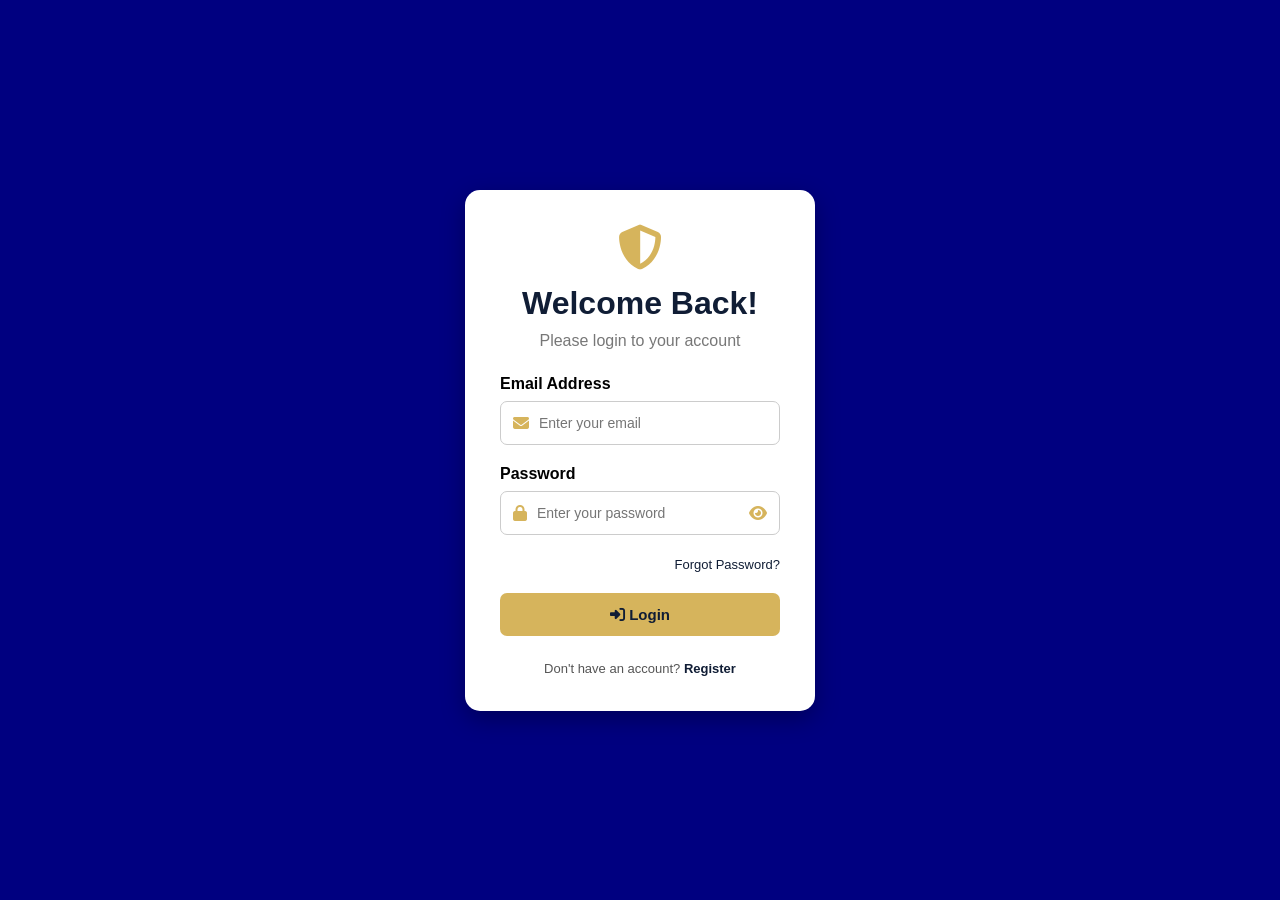
<file: index.html>
<!DOCTYPE html>
<html lang="en">
<head>
    <meta charset="UTF-8">
    <meta name="viewport" content="width=device-width, initial-scale=1.0">

    <title>Login Page</title>

    <!-- CSS file -->
    <link rel="stylesheet" href="style.css">

    <!-- Font Awesome Icons -->
    <link rel="stylesheet"
     href="https://cdnjs.cloudflare.com/ajax/libs/font-awesome/6.7.2/css/all.min.css">
</head>

<body>

    <div class="login-container">

        <!-- Logo -->
        <div class="logo">
            <i class="fa-solid fa-shield-halved"></i>
        </div>

        <h1>Welcome Back!</h1>
        <p class="subtitle">Please login to your account</p>

        <form id="loginForm">

            <!-- Email -->
            <label for="email">Email Address</label>

            <div class="input-box">
                <i class="fa-solid fa-envelope"></i>

                <input
                    type="email"
                    id="email"
                    placeholder="Enter your email"
                    required
                >
            </div>

            <!-- Password -->
            <label for="password">Password</label>

            <div class="input-box">
                <i class="fa-solid fa-lock"></i>

                <input
                    type="password"
                    id="password"
                    placeholder="Enter your password"
                    required
                >

                <i class="fa-solid fa-eye toggle-password"
                   id="togglePassword"></i>
            </div>

            <!-- Forgot Password -->
            <div class="forgot">
                <a href="forgot-password.html">Forgot Password?</a>
            </div>

            <!-- Login Button -->
            <button type="submit">
                <i class="fa-solid fa-right-to-bracket"></i>
                Login
            </button>

        </form>

        <p id="message"></p>

        <div class="register">
            Don't have an account?
            <a href="register.html">Register</a>
        </div>

    </div>

    <script src="script.js"></script>

</body>
</html>
</file>
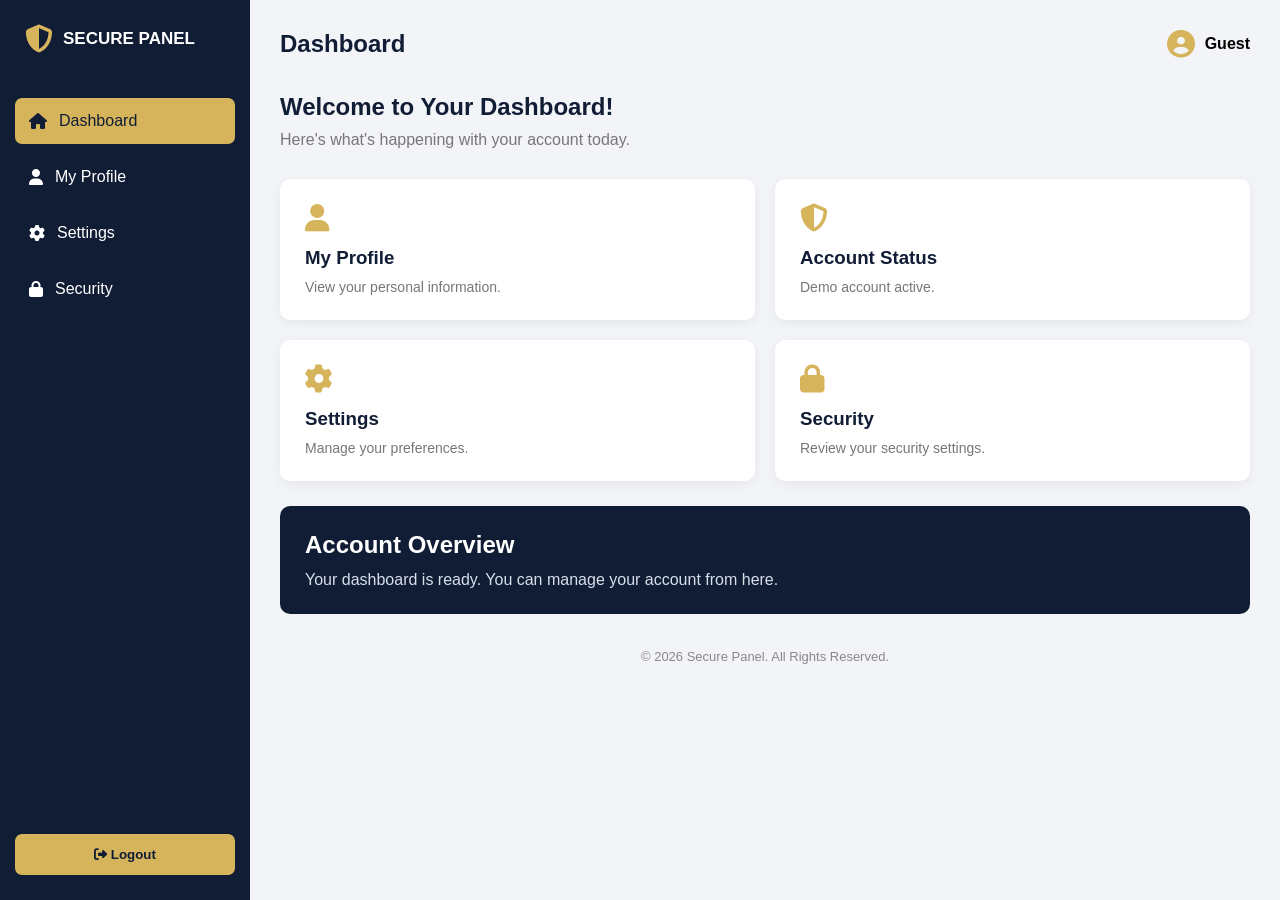
<file: dashboard.html>
<!DOCTYPE html>
<html lang="en">

<head>
    <meta charset="UTF-8">
    <meta name="viewport" content="width=device-width, initial-scale=1.0">

    <title>User Dashboard</title>

    <!-- Dashboard CSS -->
    <link rel="stylesheet" href="dashboard.css">

    <!-- Font Awesome -->
    <link rel="stylesheet"
    href="https://cdnjs.cloudflare.com/ajax/libs/font-awesome/6.7.2/css/all.min.css">

</head>

<body>

    <!-- Sidebar -->
    <aside class="sidebar">

        <div class="brand">
            <i class="fa-solid fa-shield-halved"></i>
            <h2>SECURE PANEL</h2>
        </div>

        <nav>
            <a href="#" class="active">
                <i class="fa-solid fa-house"></i>
                Dashboard
            </a>

            <a href="#profile">
                <i class="fa-solid fa-user"></i>
                My Profile
            </a>

            <a href="#settings">
                <i class="fa-solid fa-gear"></i>
                Settings
            </a>

            <a href="#security">
                <i class="fa-solid fa-lock"></i>
                Security
            </a>
        </nav>

        <button id="logoutBtn" class="logout">
            <i class="fa-solid fa-right-from-bracket"></i>
            Logout
        </button>

    </aside>


    <!-- Main Content -->
    <main class="main-content">

        <!-- Top Navigation -->
        <header class="topbar">

            <h2>Dashboard</h2>

            <div class="user-info">
                <i class="fa-solid fa-circle-user"></i>
                <span id="topUsername">User</span>
            </div>

        </header>


        <!-- Welcome Section -->
        <section class="welcome">

            <h1 id="welcomeMessage">Welcome Back!</h1>

            <p>
                Here's what's happening with your account today.
            </p>

        </section>


        <!-- Dashboard Cards -->
        <section class="cards">

            <div class="card" id="profile">

                <i class="fa-solid fa-user"></i>

                <h3>My Profile</h3>

                <p>View your personal information.</p>

            </div>


            <div class="card" id="account">

                <i class="fa-solid fa-shield-halved"></i>

                <h3>Account Status</h3>

                <p>Demo account active.</p>

            </div>


            <div class="card" id="settings">

                <i class="fa-solid fa-gear"></i>

                <h3>Settings</h3>

                <p>Manage your preferences.</p>

            </div>


            <div class="card" id="security">

                <i class="fa-solid fa-lock"></i>

                <h3>Security</h3>

                <p>Review your security settings.</p>

            </div>

        </section>


        <!-- Account Overview -->
        <section class="overview">

            <h2>Account Overview</h2>

            <p>
                Your dashboard is ready.
                You can manage your account from here.
            </p>

        </section>


        <!-- Footer -->
        <footer>
            &copy; 2026 Secure Panel. All Rights Reserved.
        </footer>

    </main>


    <script src="dashboard.js"></script>

</body>
</html>
</file>
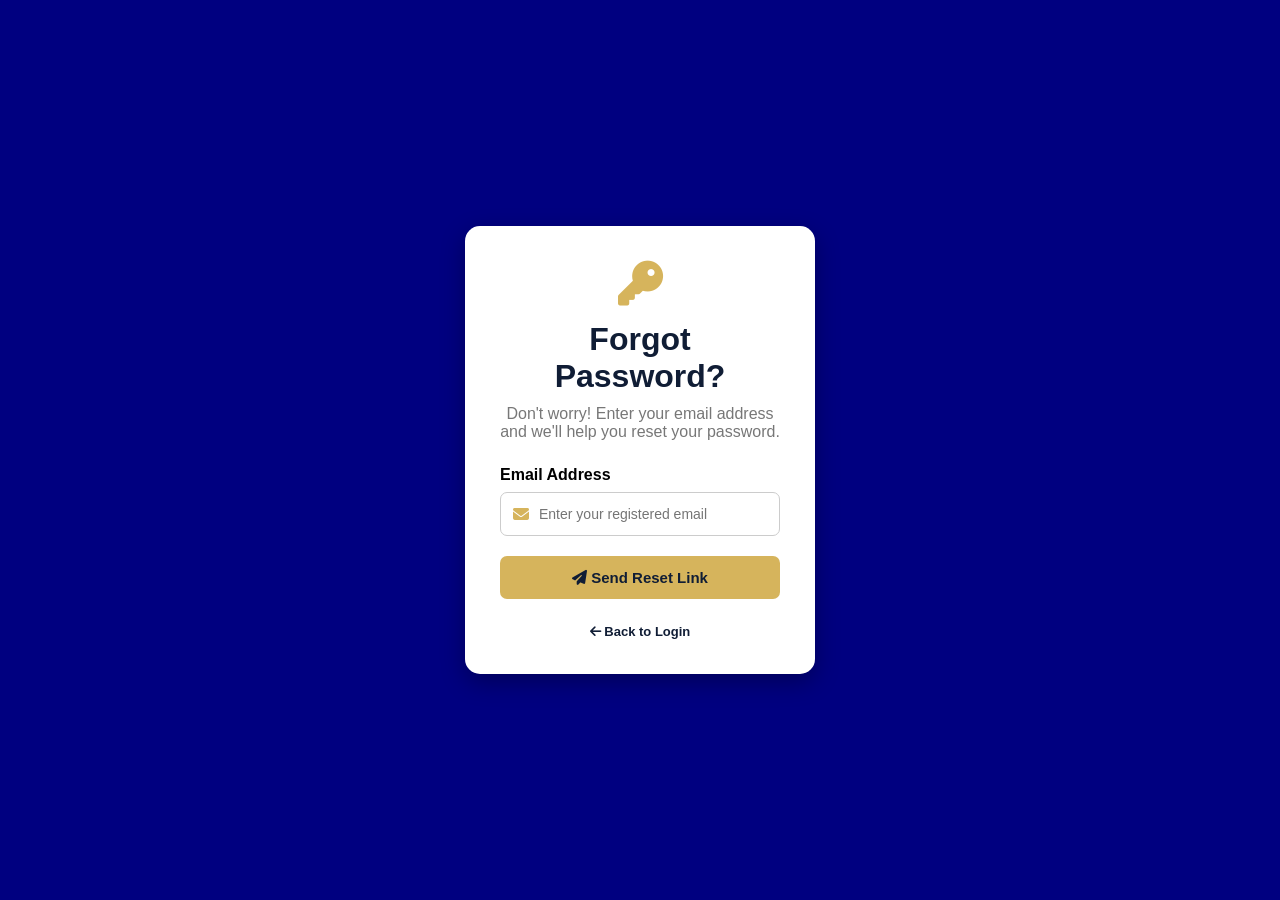
<file: forgot-password.html>
<!DOCTYPE html>
<html lang="en">

<head>
    <meta charset="UTF-8">
    <meta name="viewport" content="width=device-width, initial-scale=1.0">

    <title>Forgot Password</title>

    <!-- Connect CSS -->
    <link rel="stylesheet" href="style.css">

    <!-- Font Awesome Icons -->
    <link rel="stylesheet"
    href="https://cdnjs.cloudflare.com/ajax/libs/font-awesome/6.7.2/css/all.min.css">
</head>

<body>

    <div class="login-container">

        <!-- Logo -->
        <div class="logo">
            <i class="fa-solid fa-key"></i>
        </div>

        <h1>Forgot Password?</h1>

        <p class="subtitle">
            Don't worry! Enter your email address
            and we'll help you reset your password.
        </p>

        <form id="forgotForm">

            <label for="email">Email Address</label>

            <div class="input-box">

                <i class="fa-solid fa-envelope"></i>

                <input
                    type="email"
                    id="email"
                    placeholder="Enter your registered email"
                    required
                >

            </div>

            <button type="submit">
                <i class="fa-solid fa-paper-plane"></i>
                Send Reset Link
            </button>

        </form>

        <p id="resetMessage"></p>

        <div class="register">
            <a href="index.html">
                <i class="fa-solid fa-arrow-left"></i>
                Back to Login
            </a>
        </div>

    </div>

    <script src="forgot-password.js"></script>

</body>
</html>
</file>
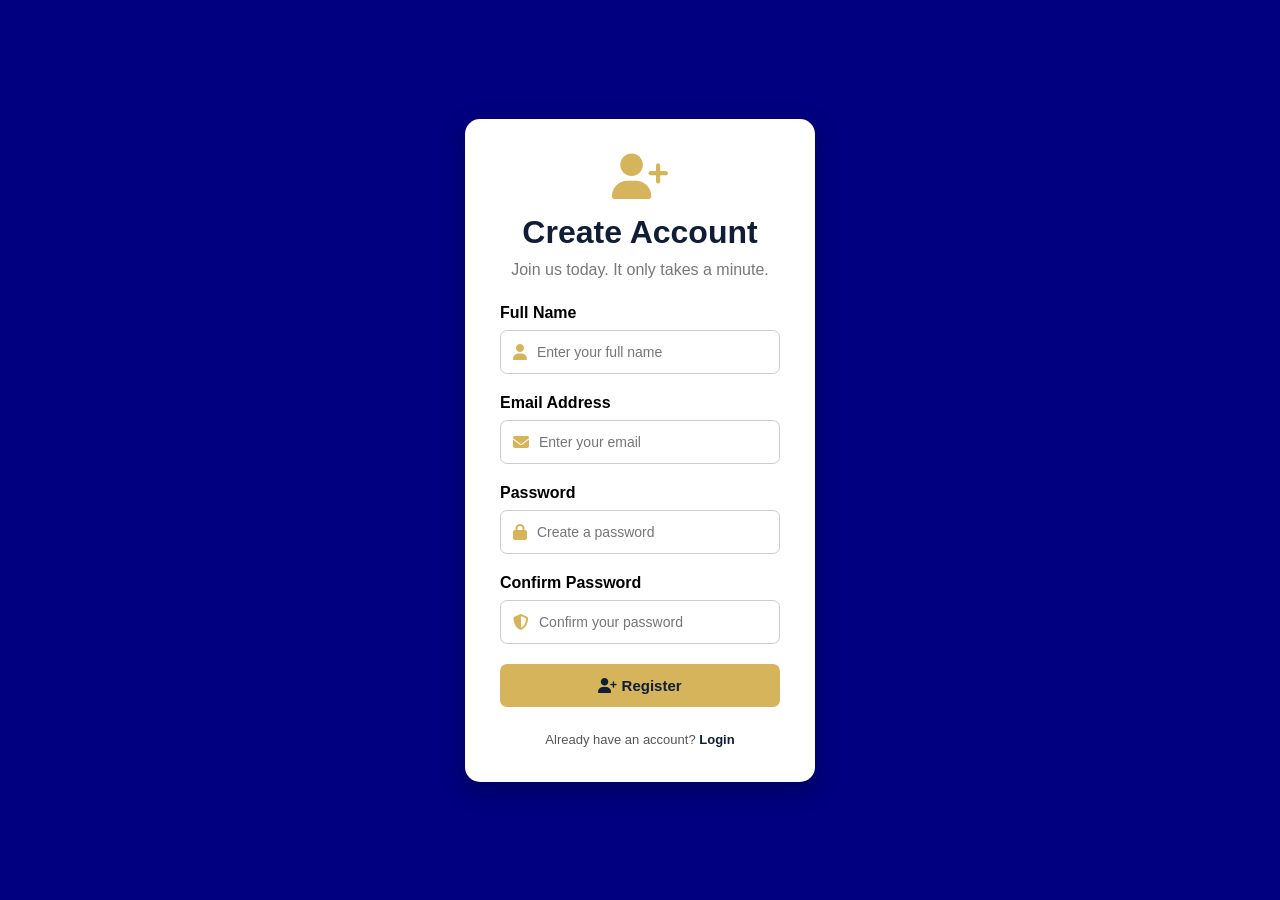
<file: register.html>
<!DOCTYPE html>
<html lang="en">

<head>
    <meta charset="UTF-8">
    <meta name="viewport" content="width=device-width, initial-scale=1.0">

    <title>Create Account</title>

    <link rel="stylesheet" href="style.css">

    <link rel="stylesheet"
    href="https://cdnjs.cloudflare.com/ajax/libs/font-awesome/6.7.2/css/all.min.css">
</head>

<body>

    <div class="login-container">

        <!-- Registration Logo -->
        <div class="logo">
            <i class="fa-solid fa-user-plus"></i>
        </div>

        <h1>Create Account</h1>

        <p class="subtitle">
            Join us today. It only takes a minute.
        </p>

        <form action="register.php" method="POST">

            <!-- Full Name -->
            <label for="fullname">Full Name</label>

            <div class="input-box">
                <i class="fa-solid fa-user"></i>

                <input
                    type="text"
                    id="fullname"
                    placeholder="Enter your full name"
                    required
                >
            </div>

            <!-- Email -->
            <label for="email">Email Address</label>

            <div class="input-box">
                <i class="fa-solid fa-envelope"></i>

                <input
                    type="email"
                    id="email"
                    placeholder="Enter your email"
                    required
                >
            </div>

            <!-- Password -->
            <label for="password">Password</label>

            <div class="input-box">
                <i class="fa-solid fa-lock"></i>

                <input
                    type="password"
                    id="password"
                    placeholder="Create a password"
                    required
                >
            </div>

            <!-- Confirm Password -->
            <label for="confirmPassword">Confirm Password</label>

            <div class="input-box">
                <i class="fa-solid fa-shield-halved"></i>

                <input
                    type="password"
                    id="confirmPassword"
                    placeholder="Confirm your password"
                    required
                >
            </div>

            <!-- Register Button -->
            <button type="submit">
                <i class="fa-solid fa-user-plus"></i>
                Register
            </button>

        </form>

        <p id="registerMessage"></p>

        <div class="register">
            Already have an account?
            <a href="index.html">Login</a>
        </div>

    </div>

    <script src="register.js"></script>

</body>
</html>
</file>
<file: style.css>
/* General settings */
* {
    margin: 0;
    padding: 0;
    box-sizing: border-box;
}

/* Page background */
body {
    font-family: Arial, sans-serif;
    background: navy;

    display: flex;
    justify-content: center;
    align-items: center;

    min-height: 100vh;
}

/* Login card */
.login-container {
    background: white;
    padding: 35px;
    width: 350px;

    border-radius: 15px;

    box-shadow: 0 8px 25px rgba(0,0,0,0.3);
}

/* Logo */
.logo {
    text-align: center;
    margin-bottom: 15px;
}

.logo i {
    font-size: 45px;
    color: #D6B45C;
}

/* Heading */
h1 {
    text-align: center;
    color: #101D35;
    margin-bottom: 10px;
}

.subtitle {
    text-align: center;
    color: #777;
    margin-bottom: 25px;
}

/* Labels */
label {
    display: block;
    margin-bottom: 8px;
    font-weight: bold;
}

/* Input containers */
.input-box {
    display: flex;
    align-items: center;

    border: 1px solid #ccc;
    border-radius: 7px;

    padding: 0 12px;
    margin-bottom: 20px;
}

.input-box i {
    color: #D6B45C;
}

.input-box input {
    width: 100%;
    border: none;
    outline: none;

    padding: 13px 10px;
    font-size: 14px;
}

/* Password eye icon */
.toggle-password {
    cursor: pointer;
}

/* Forgot password */
.forgot {
    text-align: right;
    margin-bottom: 20px;
}

.forgot a {
    color: #101D35;
    font-size: 13px;
    text-decoration: none;
}

/* Login button */
button {
    width: 100%;
    padding: 13px;

    background: #D6B45C;
    color: #101D35;

    border: none;
    border-radius: 7px;

    font-weight: bold;
    font-size: 15px;

    cursor: pointer;
    transition: 0.3s;
}

button:hover {
    background: #BD9942;
    transform: translateY(-2px);
}

/* Register section */
.register {
    text-align: center;
    margin-top: 25px;
    font-size: 13px;
    color: #555;
}

.register a {
    color: #101D35;
    font-weight: bold;
    text-decoration: none;
}

/* Message */
#message {
    text-align: center;
    margin-top: 15px;
    font-size: 13px;
}
</file>
<file: dashboard.css>
/* General settings */
* {
    margin: 0;
    padding: 0;
    box-sizing: border-box;
}

body {
    font-family: Arial, sans-serif;
    background: #F2F4F8;
    display: flex;
    min-height: 100vh;
}

/* Sidebar */
.sidebar {
    width: 250px;
    background: #101D35;
    color: white;
    padding: 25px 15px;

    display: flex;
    flex-direction: column;
}

/* Brand */
.brand {
    display: flex;
    align-items: center;
    gap: 10px;
    margin-bottom: 45px;
    padding-left: 10px;
}

.brand i {
    color: #D6B45C;
    font-size: 28px;
}

.brand h2 {
    font-size: 17px;
}

/* Navigation */
.sidebar nav a {
    display: flex;
    align-items: center;
    gap: 12px;

    padding: 14px;
    margin-bottom: 10px;

    color: white;
    text-decoration: none;

    border-radius: 7px;
    transition: 0.3s;
}

.sidebar nav a:hover,
.sidebar nav a.active {
    background: #D6B45C;
    color: #101D35;
}

/* Logout */
.logout {
    margin-top: auto;
    padding: 13px;

    background: #D6B45C;
    color: #101D35;

    border: none;
    border-radius: 7px;

    font-weight: bold;
    cursor: pointer;
}

.logout:hover {
    background: #BD9942;
}

/* Main Content */
.main-content {
    flex: 1;
    padding: 30px;
}

/* Topbar */
.topbar {
    display: flex;
    justify-content: space-between;
    align-items: center;
    margin-bottom: 35px;
}

.topbar h2 {
    color: #101D35;
}

.user-info {
    display: flex;
    align-items: center;
    gap: 10px;
    font-weight: bold;
}

.user-info i {
    font-size: 28px;
    color: #D6B45C;
}

/* Welcome */
.welcome {
    margin-bottom: 30px;
}

.welcome h1 {
    color: #101D35;
    margin-bottom: 10px;
}

.welcome p {
    color: #777;
}

/* Dashboard Cards */
.cards {
    display: grid;
    grid-template-columns: repeat(2, 1fr);
    gap: 20px;
}

.card {
    background: white;
    padding: 25px;
    border-radius: 10px;

    box-shadow: 0 3px 12px rgba(0,0,0,0.06);

    transition: 0.3s;
}

.card:hover {
    transform: translateY(-5px);
}

.card i {
    font-size: 28px;
    color: #D6B45C;
    margin-bottom: 15px;
}

.card h3 {
    color: #101D35;
    margin-bottom: 10px;
}

.card p {
    color: #777;
    font-size: 14px;
}

/* Overview */
.overview {
    background: #101D35;
    color: white;

    padding: 25px;
    border-radius: 10px;

    margin-top: 25px;
}

.overview h2 {
    margin-bottom: 12px;
}

.overview p {
    color: #D7DFEA;
}

/* Footer */
footer {
    text-align: center;
    color: #888;
    font-size: 13px;
    margin-top: 35px;
}

/* Mobile responsive design */
@media (max-width: 700px) {

    body {
        flex-direction: column;
    }

    .sidebar {
        width: 100%;
        padding: 15px;
    }

    .brand {
        margin-bottom: 20px;
    }

    .sidebar nav {
        display: flex;
        flex-wrap: wrap;
    }

    .sidebar nav a {
        margin: 3px;
        font-size: 13px;
    }

    .logout {
        margin-top: 15px;
    }

    .main-content {
        padding: 20px;
    }

    .cards {
        grid-template-columns: 1fr;
    }

    .topbar {
        gap: 10px;
    }
}
</file>
